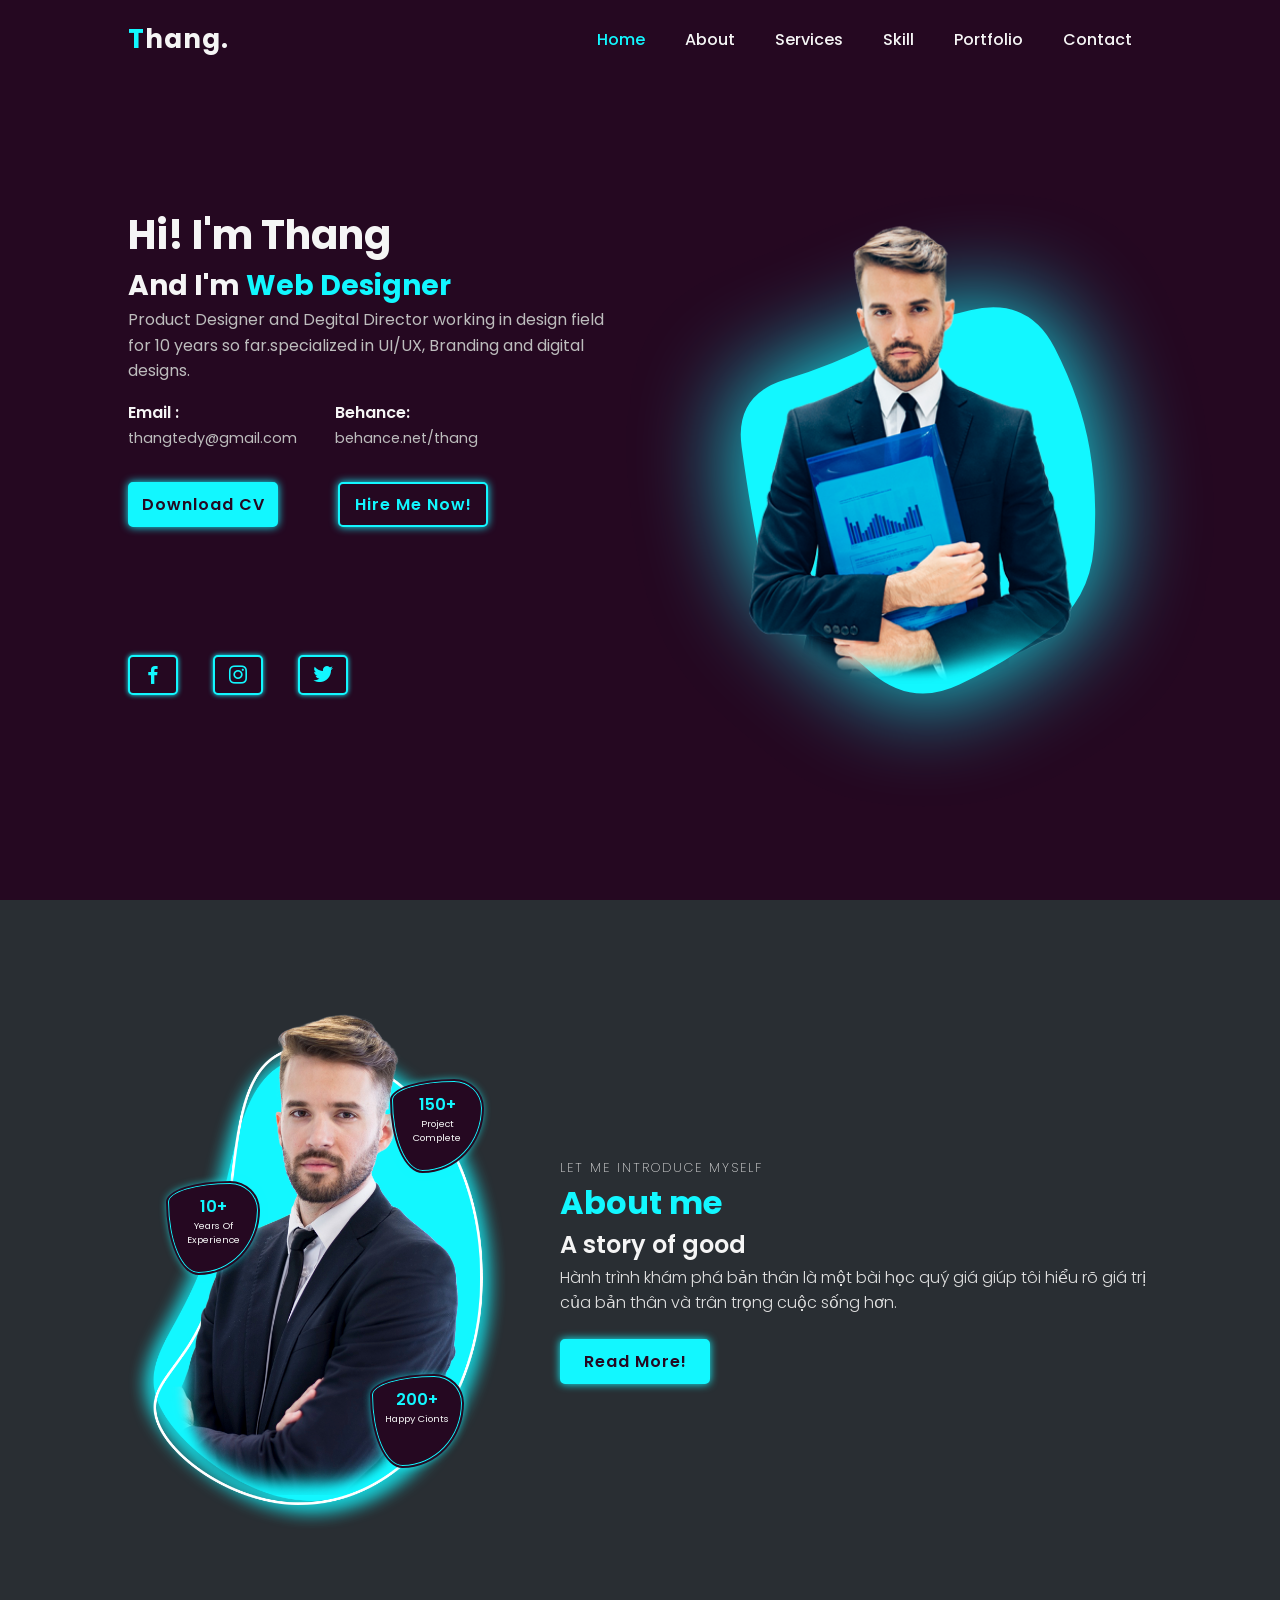
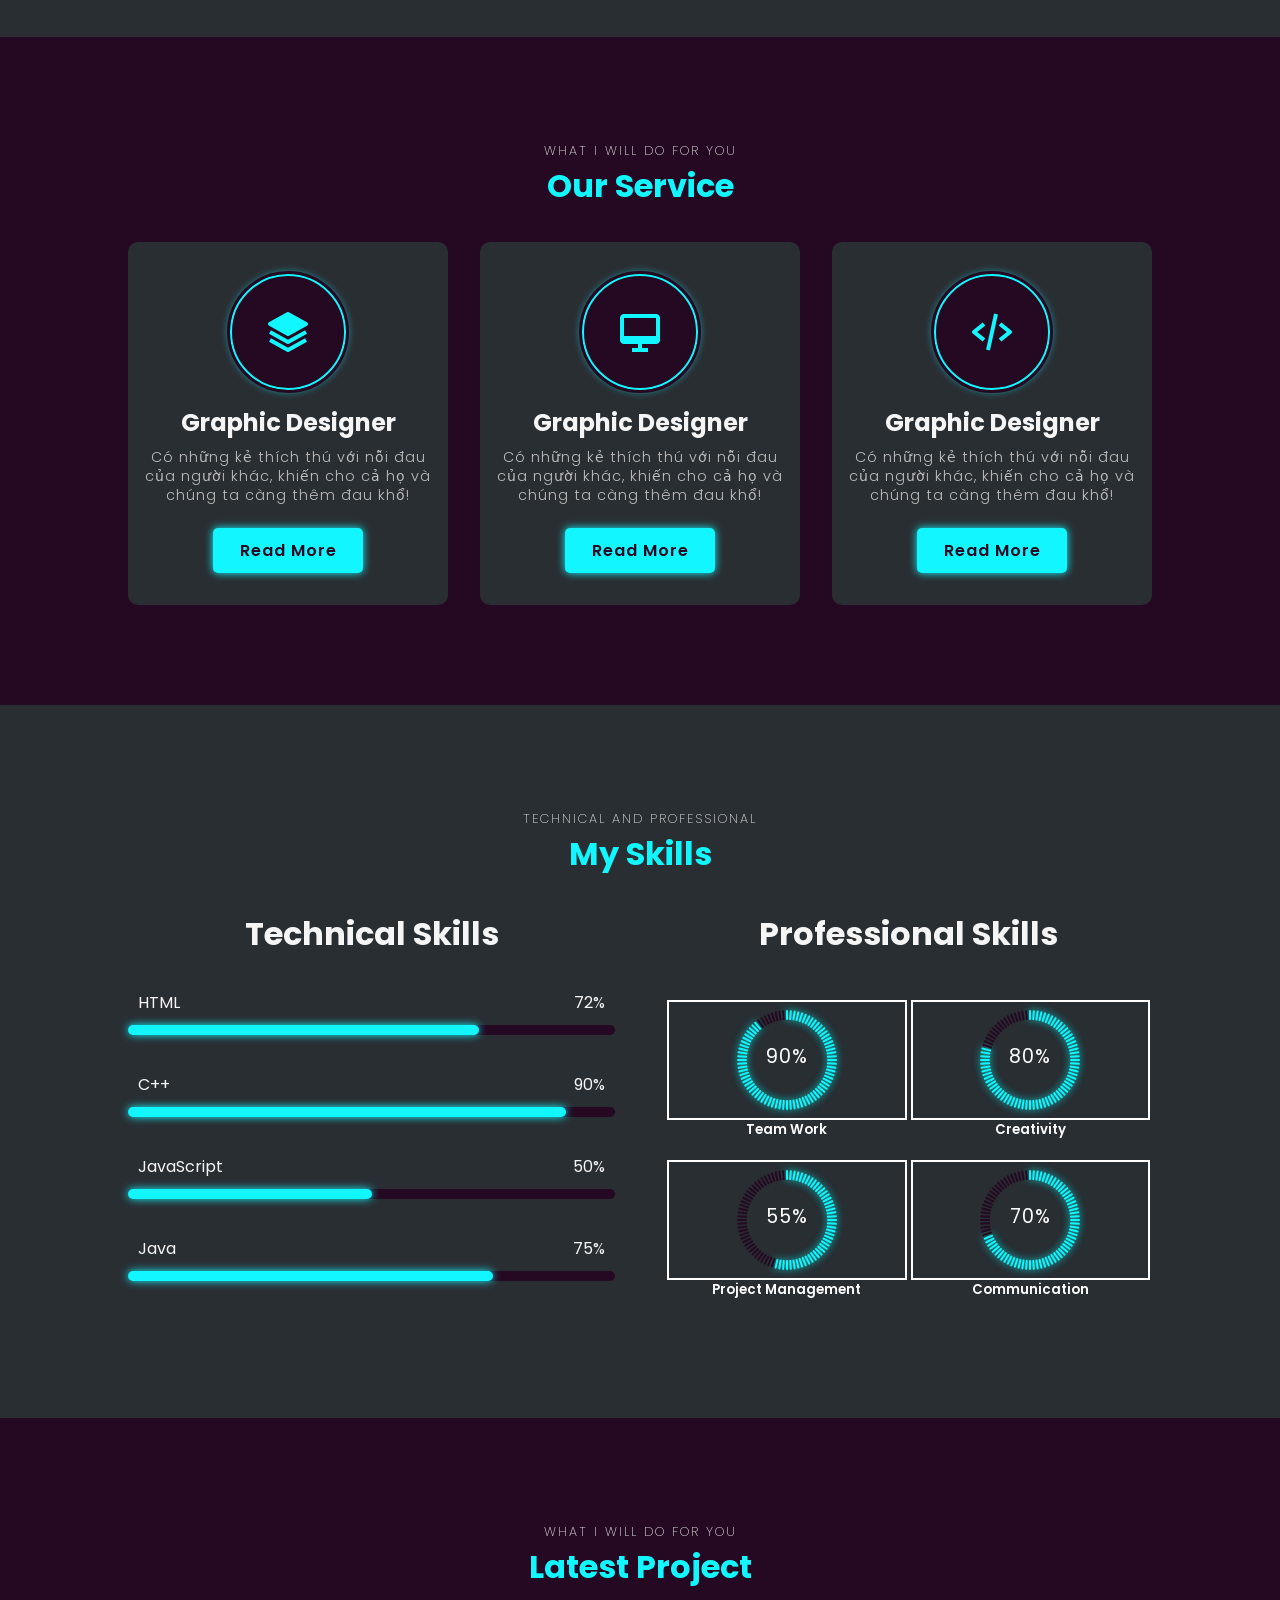
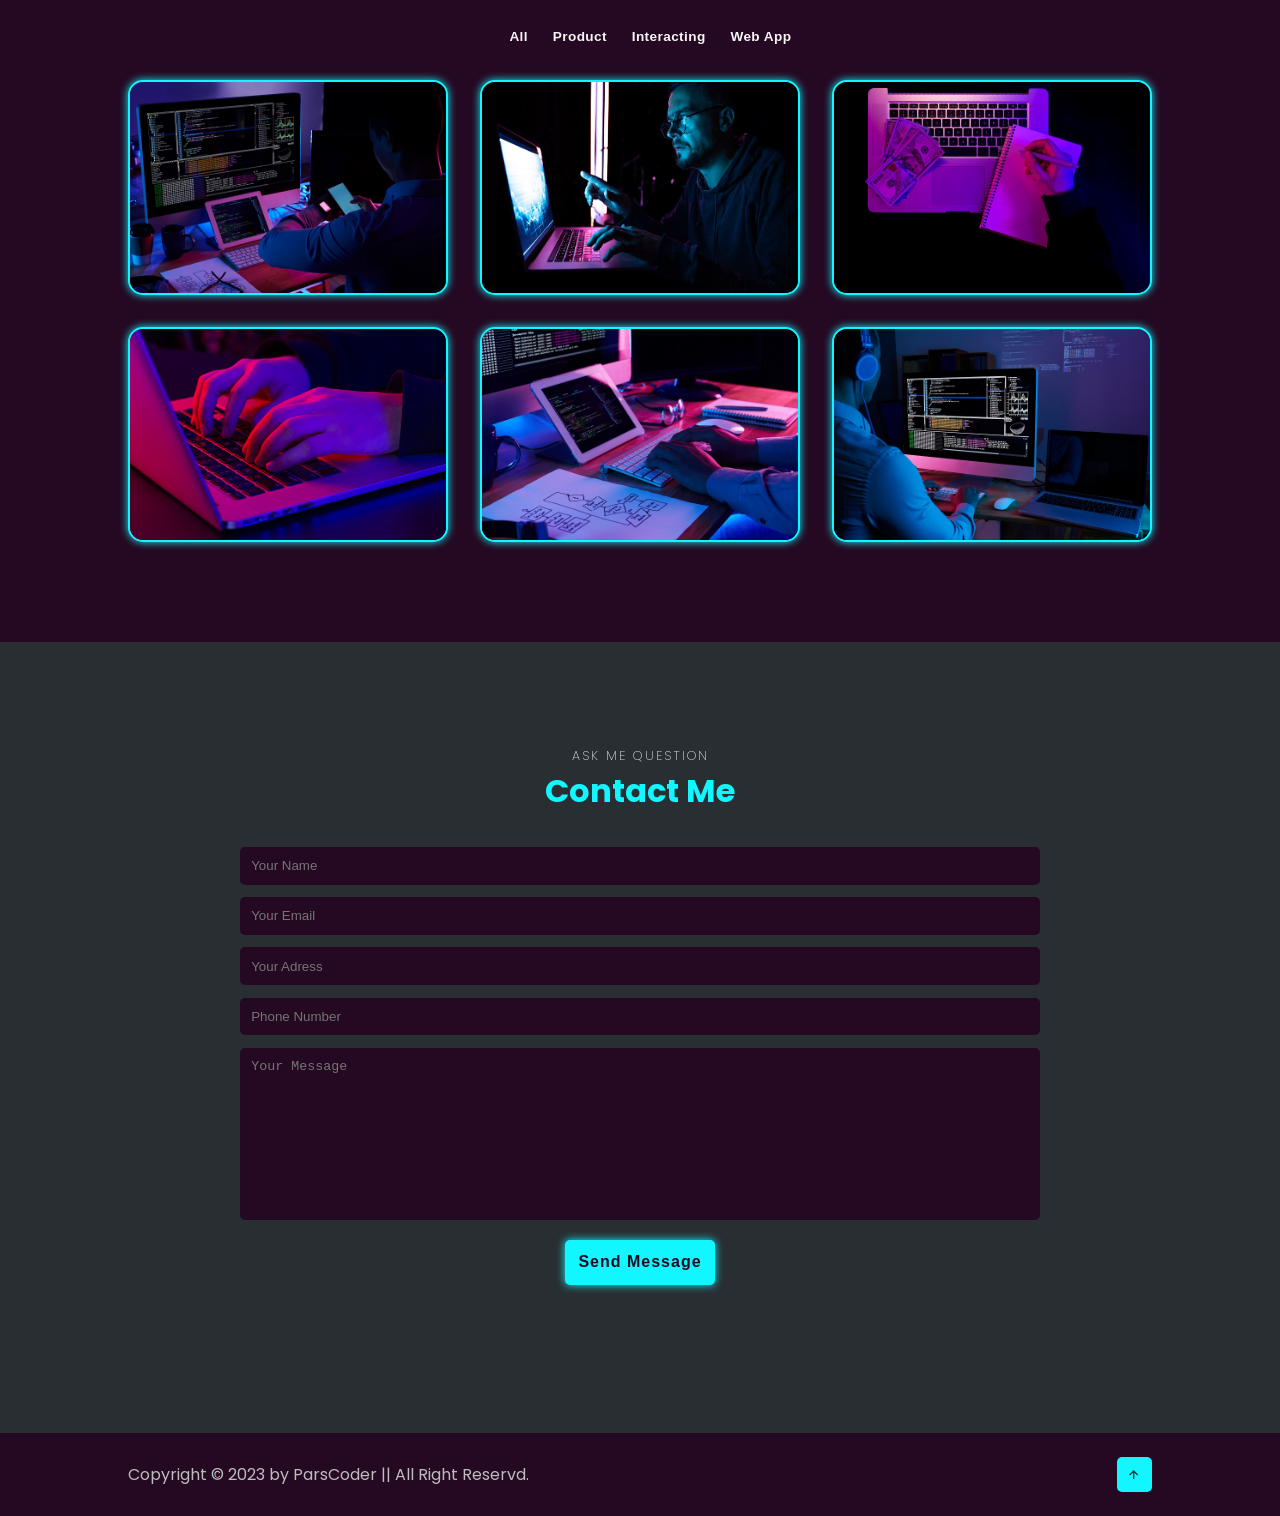
<file: index.html>
<!DOCTYPE html>
<html lang="en">
  <head>
    <meta charset="UTF-8" />
    <meta name="viewport" content="width=device-width, initial-scale=1.0" />
    <title>Persional Website</title>

    <!-- link-icon -->
    <link
      href="https://unpkg.com/boxicons@2.1.4/css/boxicons.min.css"
      rel="stylesheet"
    />
    <link rel="stylesheet" href="home.css" />
  </head>
  <body>
    <header>
      <div class="logo"><span>T</span>hang.</div>
      <ul class="navlist">
        <li><a href="#home">Home</a></li>
        <li><a href="#about">About</a></li>
        <li><a href="#services">Services</a></li>
        <li><a href="#skills">Skill</a></li>
        <li><a href="#portfolio">Portfolio</a></li>
        <li><a href="#contact">Contact</a></li>
      </ul>

      <div id="menu-icon" class="bx bx-menu"></div>
    </header>

    <section id="home" class="home">
      <div class="home-content">
        <h1>Hi! I'm Thang</h1>
        <div class="change-text">
          <h3>And I'm</h3>
          <h3>
            <span class="word">Student</span>
            <span class="word">Web&nbsp;Designer</span>
            <span class="word">Frontend&nbsp;Developer</span>
            <span class="word">UX/UI&nbsp;Developer</span>
          </h3>
        </div>

        <p>
          Product Designer and Degital Director working in design field for 10
          years so far.specialized in UI/UX, Branding and digital designs.
        </p>

        <div class="infor-box">
          <div class="email-infor">
            <h5>Email :</h5>
            <span>thangtedy@gmail.com</span>
          </div>
          <div class="behance-infor">
            <h5>Behance:</h5>
            <span>behance.net/thang</span>
          </div>
        </div>

        <div class="btn-box">
          <a href="#" class="btn">Download CV</a>
          <a href="#" class="btn">Hire Me Now!</a>
        </div>

        <div class="social-icons">
          <a href="#"><i class="bx bxl-facebook"></i></a>
          <a href="#"><i class="bx bxl-instagram"></i></a>
          <a href="#"><i class="bx bxl-twitter"></i></a>
        </div>
      </div>

      <div class="home-image">
        <div class="img-box">
          <img src="img/man3.png" alt="pic" />
        </div>

        <div class="liquid-shape">
          <svg
            viewBox="0 0 500 500"
            xmlns="http://www.w3.org/2000/svg"
            xmlns:xlink="http://www.w3.org/1999/xlink"
            width="100%"
            id="blobSvg"
          >
            <path fill="#12f7ff">
              <animate
                attributeName="d"
                dur="20000ms"
                repeatCount="indefinite"
                values="
                            M434,294Q402,338,372,373.5Q342,409,296,428Q250,447,209.5,419Q169
                            ,391,134.5,364Q100,337,99.5,293.5Q99,250,68.5,188.5Q38,127,105,121Q172
                            ,115,211,84.5Q250,54,310,48.5Q370,43,384,103.5Q398,164,432,207Q466,250,434,294Z;
    
                            M442.5,309Q455,368,404,398Q353,428,301.5,454.5Q250,481,207,440Q164,399
                            ,129.5,369.5Q95,340,81.5,295Q68,250,75,201.5Q82,153,125,130.5Q168,108,209
                            ,93Q250,78,311,58Q372,38,408,88Q444,138,437,194Q430,250,442.5,309Z;
    
                            M441.5,295.5Q407,341,376.5,378.5Q346,416,298,410Q250,404,208.5,399Q167
                            ,394,103,383Q39,372,56,311Q73,250,69.5,197Q66,144,96.5,90.5Q127,37,188.5
                            ,42Q250,47,297.5,66.5Q345,86,396,111Q447,136,461.5,193Q476,250,441.5,295.5Z;
    
                            M426,298Q417,346,385,387.5Q353,429,301.5,418Q250,407,211,396Q172,385,103.5,
                            379.5Q35,374,27,312Q19,250,65,210Q111,170,128.5,120Q146,70,198,38Q250,6,310,
                            24.5Q370,43,413.5,86.5Q457,130,446,190Q435,250,426,298Z;
    
                            M434.5,292Q396,334,375,382.5Q354,431,302,444.5Q250,458,188.5,460.5Q127
                            ,463,117,397.5Q107,332,83,291Q59,250,88.5,212Q118,174,144.5,144Q171,114
                            210.5,101.5Q250,89,309,67.5Q368,46,413.5,87.5Q459,129,466,189.5Q473,250,434.5,292Z;
    
                            M434,294Q402,338,372,373.5Q342,409,296,428Q250,447,209.5,419Q169,391
                            ,134.5,364Q100,337,99.5,293.5Q99,250,68.5,188.5Q38,127,105,121Q172,115,211
                            ,84.5Q250,54,310,48.5Q370,43,384,103.5Q398,164,432,207Q466,250,434,294Z;
                            "
              ></animate>
            </path>
          </svg>
        </div>

        <div class="liquid-shape">
          <svg
            viewBox="0 0 500 500"
            xmlns="http://www.w3.org/2000/svg"
            xmlns:xlink="http://www.w3.org/1999/xlink"
            width="100%"
            id="blobSvg"
          >
            <path fill="#12f7ff">
              <animate
                attributeName="d"
                dur="20000ms"
                repeatCount="indefinite"
                values="
                            M434,294Q402,338,372,373.5Q342,409,296,428Q250,447,209.5,419Q169
                            ,391,134.5,364Q100,337,99.5,293.5Q99,250,68.5,188.5Q38,127,105,121Q172
                            ,115,211,84.5Q250,54,310,48.5Q370,43,384,103.5Q398,164,432,207Q466,250,434,294Z;
    
                            M442.5,309Q455,368,404,398Q353,428,301.5,454.5Q250,481,207,440Q164,399
                            ,129.5,369.5Q95,340,81.5,295Q68,250,75,201.5Q82,153,125,130.5Q168,108,209
                            ,93Q250,78,311,58Q372,38,408,88Q444,138,437,194Q430,250,442.5,309Z;
    
                            M441.5,295.5Q407,341,376.5,378.5Q346,416,298,410Q250,404,208.5,399Q167
                            ,394,103,383Q39,372,56,311Q73,250,69.5,197Q66,144,96.5,90.5Q127,37,188.5
                            ,42Q250,47,297.5,66.5Q345,86,396,111Q447,136,461.5,193Q476,250,441.5,295.5Z;
    
                            M426,298Q417,346,385,387.5Q353,429,301.5,418Q250,407,211,396Q172,385,103.5,
                            379.5Q35,374,27,312Q19,250,65,210Q111,170,128.5,120Q146,70,198,38Q250,6,310,
                            24.5Q370,43,413.5,86.5Q457,130,446,190Q435,250,426,298Z;
    
                            M434.5,292Q396,334,375,382.5Q354,431,302,444.5Q250,458,188.5,460.5Q127
                            ,463,117,397.5Q107,332,83,291Q59,250,88.5,212Q118,174,144.5,144Q171,114
                            210.5,101.5Q250,89,309,67.5Q368,46,413.5,87.5Q459,129,466,189.5Q473,250,434.5,292Z;
    
                            M434,294Q402,338,372,373.5Q342,409,296,428Q250,447,209.5,419Q169,391
                            ,134.5,364Q100,337,99.5,293.5Q99,250,68.5,188.5Q38,127,105,121Q172,115,211
                            ,84.5Q250,54,310,48.5Q370,43,384,103.5Q398,164,432,207Q466,250,434,294Z;
                            "
              ></animate>
            </path>
          </svg>
        </div>
      </div>
    </section>

    <section id="about" class="about">
      <div class="img-about">
        <img src="img/about-me-pic2.png" alt="" />
        <div class="infor-about1">
          <span>10+</span>
          <p>Years Of Experience</p>
        </div>
        <div class="infor-about2">
          <span>150+</span>
          <p>Project Complete</p>
        </div>
        <div class="infor-about3">
          <span>200+</span>
          <p>Happy Cionts</p>
        </div>
      </div>

      <div class="about-content">
        <span>Let me introduce myself</span>
        <h2>About me</h2>
        <h3>A story of good</h3>
        <p>
          Hành trình khám phá bản thân là một bài học quý giá giúp tôi hiểu rõ
          giá trị của bản thân và trân trọng cuộc sống hơn.
        </p>

        <div class="btn-box">
          <a href="#" class="btn">Read More!</a>
        </div>
      </div>
    </section>

    <section id="services" class="services">
      <div class="main-text">
        <span>what i will do for you</span>
        <h2>Our Service</h2>
      </div>
      <!-- box1 -->
      <div class="section-services">
        <div class="service-box">
          <i class="bx bxs-layer service-icon"></i>
          <h3>Graphic Designer</h3>
          <p>
            Có những kẻ thích thú với nỗi đau của người khác, khiến cho cả họ và
            chúng ta càng thêm đau khổ!
          </p>
          <div class="btn-box service-btn">
            <a href="#" class="btn">Read More</a>
          </div>
        </div>
        <!-- box2 -->
        <div class="service-box">
          <i class="bx bx-desktop service-icon"></i>
          <h3>Graphic Designer</h3>
          <p>
            Có những kẻ thích thú với nỗi đau của người khác, khiến cho cả họ và
            chúng ta càng thêm đau khổ!
          </p>
          <div class="btn-box service-btn">
            <a href="#" class="btn">Read More</a>
          </div>
        </div>
        <!-- box3 -->
        <div class="service-box">
          <i class="bx bx-code-alt service-icon"></i>
          <h3>Graphic Designer</h3>
          <p>
            Có những kẻ thích thú với nỗi đau của người khác, khiến cho cả họ và
            chúng ta càng thêm đau khổ!
          </p>
          <div class="btn-box service-btn">
            <a href="#" class="btn">Read More</a>
          </div>
        </div>
      </div>
    </section>

    <section id="skills" class="skills">
      <div class="main-text">
        <span>technical and professional</span>
        <h2>My Skills</h2>
      </div>

      <div class="skill-main">
        <div class="skill-left">
          <h3>Technical Skills</h3>

          <div class="skill-bar">
            <div class="infor">
              <p>HTML</p>
              <p>72%</p>
            </div>
            <div class="bar">
              <span class="html"></span>
            </div>
          </div>

          <div class="skill-bar">
            <div class="infor">
              <p>C++</p>
              <p>90%</p>
            </div>
            <div class="bar">
              <span class="c"></span>
            </div>
          </div>

          <div class="skill-bar">
            <div class="infor">
              <p>JavaScript</p>
              <p>50%</p>
            </div>
            <div class="bar">
              <span class="javascript"></span>
            </div>
          </div>

          <div class="skill-bar">
            <div class="infor">
              <p>Java</p>
              <p>75%</p>
            </div>
            <div class="bar">
              <span class="java"></span>
            </div>
          </div>
        </div>

        <div class="skill-right">
          <h3>Professional Skills</h3>
          <div class="professional">

            <div class="box">
              <div class="circle" data-dots="80" data-percent="90"></div>
              <div class="text">
                <big>90%</big>
                <small>Team Work</small>
              </div>
            </div>

            <div class="box">
              <div class="circle" data-dots="80" data-percent="80"></div>
              <div class="text">
                <big>80%</big>
                <small>Creativity</small>
              </div>
            </div>

            <div class="box">
              <div class="circle" data-dots="80" data-percent="55"></div>
              <div class="text">
                <big>55%</big>
                <small>Project Management</small>
              </div>
            </div>

            <div class="box">
              <div class="circle" data-dots="80" data-percent="70"></div>
              <div class="text">
                <big>70%</big>
                <small>Communication</small>
              </div>
            </div>

          </div>
        </div>
      </div>
    </section>

    <section id="portfolio" class="portfolio">
      <div class="main-text">
        <span>What i will do for you</span>
        <h2>Latest Project</h2>
      </div>

      <div class="container">
        <div class="filter-buttons">
          <button class="btn" data-filter="all">All</button>
          <button class="btn" data-filter=".product">Product</button>
          <button class="btn" data-filter=".inter">Interacting</button>
          <button class="btn" data-filter=".web">Web App</button>
        </div>

        <div class="portfolio-gallery">
          <div class="port-box mix product">
            <div class="port-image">
              <img src="img/1.jpg" alt="">
            </div>
            <div class="port-content">
              <h3>Graphic Design</h3>
              <p>
                Cuộc sống như thể việc đạp một chiếc xe. Để giữ thăng bằng, bạn phải đi tiếp.
              </p>
              <a href="#"><i class='bx bx-link-external'></i></a>
            </div>
          </div>

          <div class="port-box mix product">
            <div class="port-image">
              <img src="img/2.jpg" alt="">
            </div>
            <div class="port-content">
              <h3>Graphic Design</h3>
              <p>
                Cuộc sống như thể việc đạp một chiếc xe. Để giữ thăng bằng, bạn phải đi tiếp.
              </p>
              <a href="#"><i class='bx bx-link-external'></i></a>
            </div>
          </div>

          <div class="port-box mix inter">
            <div class="port-image">
              <img src="img/3.jpg" alt="">
            </div>
            <div class="port-content">
              <h3>Graphic Design</h3>
              <p>
                Cuộc sống như thể việc đạp một chiếc xe. Để giữ thăng bằng, bạn phải đi tiếp.
              </p>
              <a href="#"><i class='bx bx-link-external'></i></a>
            </div>
          </div>

          <div class="port-box mix inter">
            <div class="port-image">
              <img src="img/4.jpg" alt="">
            </div>
            <div class="port-content">
              <h3>Graphic Design</h3>
              <p>
                Cuộc sống như thể việc đạp một chiếc xe. Để giữ thăng bằng, bạn phải đi tiếp.
              </p>
              <a href="#"><i class='bx bx-link-external'></i></a>
            </div>
          </div>

          <div class="port-box mix inter">
            <div class="port-image">
              <img src="img/5.jpg" alt="">
            </div>
            <div class="port-content">
              <h3>Graphic Design</h3>
              <p>
                Cuộc sống như thể việc đạp một chiếc xe. Để giữ thăng bằng, bạn phải đi tiếp.
              </p>
              <a href="#"><i class='bx bx-link-external'></i></a>
            </div>
          </div>

          <div class="port-box mix web">
            <div class="port-image">
              <img src="img/6.jpg" alt="">
            </div>
            <div class="port-content">
              <h3>Graphic Design</h3>
              <p>
                Cuộc sống như thể việc đạp một chiếc xe. Để giữ thăng bằng, bạn phải đi tiếp.
              </p>
              <a href="#"><i class='bx bx-link-external'></i></a>
            </div>
          </div>
        </div>
      </div>
    </section>

    <section id="contact" class="contact">
      <div class="main-text">
        <span>Ask me question</span>
        <h2>Contact Me</h2>
      </div>

      <form action="#">
        <input type="text" placeholder="Your Name">
        <input type="text" placeholder="Your Email">
        <input type="text" placeholder="Your Adress">
        <input type="number" placeholder="Phone Number">
        <textarea name="" id="" cols="30" rows="10" placeholder="Your Message"></textarea>
        <div class="btn-box formBtn">
          <button type="submit" class="btn">Send Message</button>
        </div>
      </form>
    </section>

    <footer>
      <p>Copyright &copy; 2023 by ParsCoder || All Right Reservd.</p>
      <a href="#home"><i class='bx bx-up-arrow-alt'></i></a>
    </footer>

    <script src="mixitup.min.js"></script>
    <script src="home.js"></script>
  </body>
</html>
</file>
<file: home.css>
@import url('https://fonts.googleapis.com/css2?family=Mulish:wght@200;700&family=Poppins:wght@100;200;300;400;500;600;700;800;900&display=swap');

* {
    padding: 0;
    margin: 0;
    box-sizing: border-box;
    list-style: none;
    scroll-behavior: smooth;
    text-decoration: none;
}

:root {
    --text-color:#f5f5f5;
    --hover-color:#12f7ff;
    --bg-color:#250821;
    --secon-bg-color:#292e33;
    --big-font:2.5rem;
    --normal-font:2rem;
    --neon-box-shadow:0 0 .5rem #12f7ff;
    --h2-font:3rem;
    --font-neon-text-shadow:0 0 10px rgba(18, 247, 255, 0.3),
    0 0 20px rgba(18, 247, 255, 0.3),
    0 0 30px rgba(18, 247, 255, 0.3),
    0 0 40px rgba(18, 247, 255, 0.3),
    0 0 70px rgba(18, 247, 255, 0.3),
    0 0 80px rgba(18, 247, 255, 0.3),
    0 0 100px rgba(18, 247, 255, 0.3),
    0 0 150px rgba(18, 247, 255, 0.3);
}


::-webkit-scrollbar {
    height: 0;
    width: .5rem;
}

::-webkit-scrollbar-track {
    background: var(--secon-bg-color);
}

::-webkit-scrollbar-thumb {
    background: var(--hover-color);
    border-radius: 5rem;
}



body {
    font-family: "Poppins", sans-serif;
    background-color: var(--bg-color);
    color: var(--text-color);
}

header {
    position: fixed;
    top: 0;
    left: 0;
    z-index: 1000;
    border-bottom: 1px solid transparent;
    display: flex;
    align-items: center;
    justify-content: space-between;
    width: 100%;
    padding: 20px 10%;
}

header.sticky {
    background: var(--bg-color);
    border-bottom: 1px solid var(--secon-bg-color);
    padding: 12px 10%;
}

.logo {
    font-size: 26px;
    font-weight: 700;
    letter-spacing: 1px;
}

span {
    color: var(--hover-color);
}

.navlist {
    display: flex;
}

.navlist a {
    color: var(--text-color);
    font-weight: 500;
    padding: 10px 20px;
}

.navlist a:hover {
    color: var(--hover-color);
    text-shadow: 0 0 10px rgba(18, 247, 255, 0.6),
    0 0 20px rgba(18, 247, 255, 0.6),
    0 0 30px rgba(18, 247, 255, 0.6),
    0 0 40px rgba(18, 247, 255, 0.6),
    0 0 70px rgba(18, 247, 255, 0.6),
    0 0 80px rgba(18, 247, 255, 0.6),
    0 0 100px rgba(18, 247, 255, 0.6),
    0 0 150px rgba(18, 247, 255, 0.6);
}

.navlist a.active {
    color: var(--hover-color);
}

#menu-icon {
    font-size: 1.8rem;
    z-index: 10001;
    cursor: pointer;
    margin-left: 25px;
    background: var(--hover-color);
    border-radius: 3px;
    color: var(--secon-bg-color);
    display: none;
}

section {
    padding: 100px 10%;
}

.home {
    min-height: 100vh;
    height: 100%;
    width: 100%;
    display: grid;
    grid-template-columns: repeat(2, 1fr);
    align-items: center;
    grid-gap: 4em;
}

.home-content {
    max-width: 600px;
}

.home-content h1 {
    font-size: var(--big-font);
    font-weight: 700;
}

.change-text {
    font-size: 1.5rem;
    font-weight: 600;
}

.change-text h3 {
    display: inline-flex;
    margin: 0;
    vertical-align: top;
}

.change-text h3 .word {
    position: absolute;
    display: flex;
    opacity: 0;
}

.change-text h3 .word .letter {
    transform-origin: center center 25px;
}

.change-text h3 .word .letter.out {
    transform: rotateX(90deg);
    transition: 0.32s cubic-bezier(0.6,0,0.7,0.2);
}

.change-text h3 .word .letter.in {
    transition: 0.32s ease;
}

.change-text h3 .word .letter.behind {
    transform: rotateX(-90deg);
}

.home-content p {
    color: #bdbdbd;
    line-height: 1.6;
}

.infor-box {
    display: inline-flex;
    justify-content: space-between;
    align-items: center;
    width: 350px;
    margin: 1rem 0 2rem;
}

.infor-box h5 {
    font-weight: 600;
    color: var(--text-color);
    font-size: 1rem;
}

.infor-box span {
    font-size: .9rem;
    color: #bdbdbd;
}

.btn-box {
    display: flex;
    justify-content: space-between;
    width: 360px;
    height: 45px;
}

.btn-box .btn {
    display: inline-flex;
    justify-content: center;
    align-items: center;
    width: 150px;
    height: 100%;
    background: var(--hover-color);
    color: var(--bg-color);
    font-size: 1rem;
    letter-spacing: 1px;
    font-weight: 600;
    transition: .6s;
    box-shadow: var(--neon-box-shadow);
    border-radius: 5px;
    position: relative;
    overflow: hidden;
    z-index: 1;
    border: 2px solid var(--hover-color);
}

.btn:hover {
    color: var(--hover-color)
}

.btn::before {
    content: "";
    position: absolute;
    top: 0;
    left: 0;
    background: var(--bg-color);
    width: 0;
    height: 100%;
    z-index: -1;
    transition: .4s;
}

.btn:hover::before {
     width: 100%;
}

.btn:nth-child(2) {
    background-color: var(--bg-color);
    color: var(--hover-color);
}

.btn:nth-child(2):hover {
    color: var(--bg-color);
}

.btn:nth-child(2)::before {
    background: var(--hover-color)
}

.social-icons {
    margin-top: 8rem;
    display: flex;
    justify-content: space-between;
    width: 220px;
    height: 40px;
}

.social-icons a {
    display: inline-flex;
    width: 50px;
    height: 100%;
    justify-content: center;
    align-items: center;
    background: var(--bg-color);
    color: var(--hover-color);
    border: 2px solid #12f7ff;
    transition: .6s;
    box-shadow: 0 0 .3rem #12f7ff;
    border-radius: 5px;
    position: relative;
    z-index: 1;
    overflow: hidden;
}

.social-icons a i {
    font-size: 1.5rem;
}

.social-icons a:hover {
    color: var(--bg-color);
}

.social-icons a::before {
    content: "";
    position: absolute;
    top: 0;
    left: 0;
    width: 0;
    height: 100%;
    background: var(--hover-color);
    transition: .6s;
    z-index: -1;
}

.social-icons a:hover::before {
    width: 100%;
}

.home-image {
    position: relative;
}

.img-box {
    text-align: center;
}

.img-box img {
    width: 100%;
    max-width: 350px;
    height: auto;
}

.liquid-shape {
    position: absolute;
    width: 100%;
    height: 100%;
    z-index: -1;
    top: 10%;
}

.liquid-shape:nth-child(2) {
    filter: blur(50px);
}

/* About Section css----------------------------------------------- */

.about {
    display: flex;
    justify-content: center;
    align-items: center;
    grid-gap: 2em;
    background: var(--secon-bg-color);
}

.about .img-about {
    text-align: center;
    position: relative;
}

.about .img-about img {
    max-width: 400px;
    height: auto;
}

.about .img-about span {
    color: var(--hover-color);
    font-size: 1rem;
    font-weight: 600;
}

.about .img-about p {
    font-size: .6rem;
}

.about-content span {
    color: #dfdfdf;
    font-size: .8rem;
    font-weight: 200;
    letter-spacing: 2px;
    text-transform: uppercase;
}   

.about-content h2 {
    color: var(--hover-color);
    font-weight: 700;
    font-size: var(--normal-font);
}

.about-content h3 {
    font-weight: 600;
    font-size: 1.5rem;
    margin-bottom: .2rem;
}

.about-content p {
    color: #dfdfdf;
    font-weight: 300;
    margin-bottom: 1.5rem;
}

.infor-about1,
.infor-about2,
.infor-about3 {
    background: var(--bg-color);
    font-size: .5rem;
    position: absolute;
    padding: 10px;
    width: 90px;
    height: 90px;
    border-radius: 69% 31% 66% 34% / 21% 30% 70% 79%;
    display: block;
    box-shadow: var(--neon-box-shadow);
    border: 1px solid var(--hover-color);
    outline: 2px solid var(--bg-color);
    z-index: 100;
    animation: morph 6s linear infinite;
}

.infor-about1 {
    left: 10%;
    top: 34%;
}

.infor-about2 {
    left: 66%;
    top: 15%;
}

.infor-about3 {
    left: 61%;
    top: 70%;
}

/* Service section css ------------------------------------------------- */
.main-text {
    width: 100%;
    text-align: center;
    margin-bottom: 2rem;
    color: var(--hover-color);
}

.main-text h2 {
    font-weight: 700;
    font-size: var(--normal-font);
}

.main-text span {
    color: #dfdfdf;
    font-size: .8rem;
    font-weight: 200;
    letter-spacing: 2px;
    text-transform: uppercase;
}

.section-services {
    display: flex;
    justify-content: center;
    align-items: center;
    flex-wrap: wrap;
    grid-gap: 2rem;
}

.section-services .service-box {
    flex: 1 1 18rem;
    padding: 2rem 1rem 2rem;
    text-align: center;
    background: var(--secon-bg-color);
    transition: transform .4s;
    border-radius: 10px;
}

.service-box:hover {
    transform: translateY(-.7rem);
}

.service-btn {
    width: auto;
    justify-content: center;
}

.service-icon {
    border: 2px solid var(--hover-color);
    padding: 2rem;
    background: var(--bg-color);
    font-size: 3rem;
    border-radius: 50%;
    position: relative;
    color: var(--hover-color);
    box-shadow: var(--neon-box-shadow);
    outline: 3px solid var(--bg-color);
}

.service-box h3 {
    margin-block: 15px 5px;
    font-size: 1.5rem;
}

.service-box p {
    margin: .5rem 0 1.5rem 0;
    font-weight: 300;
    font-size: .9rem;
    letter-spacing: 1px;
    color: #bdbdbd;
    line-height: 1.3; 
}

/* Skill section css ------------------------------------------------------ */
.skills {
    background: var(--secon-bg-color);
}

.skill-main {
    width: 100%;
    display: grid;
    grid-template-columns: repeat(2, 1fr);
    grid-row-gap: 30px;
    grid-column-gap: 50px;
}

/* skill left */

.skill-bar {
    margin-bottom: 2.3rem;
}

.skill-main h3 {
    margin-bottom: 2rem;
    font-size: var(--normal-font);
    text-align: center;
}

.skill-left .skill-bar .infor {
    display: flex;
    justify-content: space-between;
    align-items: center;
    padding: 0 10px;
}

.skill-left .skill-bar .bar {
    width: 100%;
    height: 10px;
    background-color: var(--bg-color);
    border-radius: 25px;
    margin-top: 10px;
    position: relative;
}

.skill-bar .bar span {
    width: 50%;
    height: 100%;
    position: absolute;
    left: 0;
    background: var(--hover-color);
    border-radius: 25px;
    box-shadow: var(--neon-box-shadow);
}

.skill-bar .bar .html {
    width: 72%;
    animation: html 2s;
}

.skill-bar .bar .c {
    width: 90%;
    animation: c 3s;
}

.skill-bar .bar .javascript {
    width: 50%;
    animation: javascript 4s;
}

.skill-bar .bar .java {
    width: 75%;
    animation: java 5s;
}

/* skill right */
.professional {
    display: grid;
    grid-template-columns: 1fr 1fr;
}

.box {
    position: relative;
    margin: 10px 2px;
    flex: 1 1 15rem;
}

.box .text {
    text-align: center;
    color: #fff;
    font-size: 1rem;
}

.box .text big {
    font: 400;
    letter-spacing: 1px;
    position: absolute;
    top: 40%;
    left: 50%;
    transform: translate(-50%, -50%);
}

.box .text small {
    display: block;
    font-weight: 600;
}

.circle {
    width: 100%;
    height: 120px;
    display: flex;
    justify-content: center;
    align-items: center;
    border: 2px solid #fff;
}

.circle .points {
    width: 2px;
    height: 10px;
    background-color: var(--bg-color);
    position: absolute;
    border-radius: 3px;
    transform: rotate(calc(var(--i)*var(--rot))) translateY(-45px);
}

.points.marked {
    animation: glow 0.04s linear forwards;
    animation-delay: calc(var(--i)*0.05s);
}


/* Portfolio section css --------------------------------------------------------------------------- */
.filter-buttons {
    margin: 2rem;
    text-align: center;
}

.filter-buttons .btn {
    background: none;
    outline: none;
    border: none;
    cursor: pointer;
    font-size: .85rem;
    font-weight: 600;
    letter-spacing: .4px;
    margin-left: 1.3rem;
    color: var(--text-color);
}

.filter-buttons .btn:hover {
    color: var(--hover-color);
}

.portfolio-gallery {
    display: grid;
    grid-template-columns: repeat(auto-fill, minmax(270px, 1fr));
    gap: 2rem;
}

.port-box {
    border-radius: 15px;
    overflow: hidden;
    background: #292e33;
    display: flex;
    grid-template-rows: 1fr auto;
    align-items: center;
    border: 2px solid var(--hover-color);
    box-shadow: var(--neon-box-shadow);
    position: relative;
}

.port-image {
    display: flex;
    align-items: center;
    justify-content: center;
    height: 100%;
    width: 100%;
}

.port-image img {
    width: 100%;
    height: 100%;
    opacity: .5s;
    transition: .5s;
}

.port-content {
    position: absolute;
    bottom: 0;
    left: 0;
    width: 100%;
    height: 100%;
    opacity: 0;
    background: linear-gradient(rgba(0, 0, 0, 0.2), #12f7ff);
    display: flex;
    align-items: center;
    justify-content: center;
    flex-direction: column;
    text-align: center;
    transition: .5s;
    padding: 0 2rem;
}

.port-box:hover .port-content {
    opacity: 1;
}

.port-box:hover .port-image img {
    transform: scale(1.1);
}

.port-content h3 {
    font-size: 1.5rem;
    font-weight: 600;
}

.port-content p {
    font-size: .8rem;
    margin: 5px 0 15px 0;
}

.port-content a {
    background: #fff;
    border-radius: 50%;
    display: inline-flex;
    justify-content: center;
    align-items: center;
    width: 50px;
    height: 50px;
    border: 1px solid var(--hover-color);
    outline: 2px solid #fff;
}

.port-content a i {
    font-size: 1.3rem;
    color: var(--secon-bg-color);
}


/* Contact section css --------------------------------------------------------------------------- */
.contact {
    background: var(--secon-bg-color);
    width: 100%;
}

.contact form {
    text-align: center;
    max-width: 50rem;
    margin: 1rem auto;
    margin-bottom: 3rem;
}

.contact form input,
.contact form textarea {
    width: 100%;
    color: var(--text-color);
    background: var(--bg-color);
    margin-bottom: .8rem;
    border: none;
    outline: none;
    border-radius: 5px;
    padding: .7rem;
}

.contact form textarea {
    resize: none;
}

.contact .formBtn {
    display: flex;
    justify-content: center;
    align-items: center;
    width: 100%;
}

.contact .formBtn .btn {
    cursor: pointer;
    font-size: 1rem;
}

/* Contact section css --------------------------------------------------------------------------- */
footer {
    padding: 1.5rem 10%;
    display: flex;
    align-items: center;
    justify-content: space-between;
}

footer p {
    color: #bdbdbd;
}

footer a {
    display: inline-flex;
    justify-content: center;
    color: var(--text-color);
    background: var(--hover-color);
    padding: .6rem;
    border-radius: 5px;
}

footer a i {
    font-size: 1rem;
    color: var(--secon-bg-color);
}


























































/* keyframes --------------------------------------------------------------------------------------- */

@keyframes morph {
    0%,
    100% {
        border-radius: 40% 60% 70% 30% / 40% 40% 60% 50%;       
    }

    30%{
        border-radius: 70% 30% 50% 50% / 30% 30% 70% 70%;
    }

    60% {
        border-radius: 100% 60% 60% 100% / 100% 100% 60% 60%;
    }

    80% {
        border-radius: 69% 31% 66% 34% / 21% 30% 70% 79%;   
    }
}

@keyframes html {
    0% {
        width: 0%;
    }
    100% {
        width: 72%;
    }
}

@keyframes c {
    0% {
        width: 0%;
    }
    100% {
        width: 90%;
    }
}

@keyframes javascript {
    0% {
        width: 0%;
    }
    100% {
        width: 50%;
    }
}

@keyframes java {
    0% {
        width: 0%;
    }
    100% {
        width: 75%;
    }
}

@keyframes glow {
    0% {
        background: var(--bg-color);
        box-shadow: none;
    }
    100% {
        background: var(--hover-color);
        box-shadow: var(--neon-box-shadow);

    }
}







/* Break Points */
@media(max-width:991px) {
    header,
    header.sticky {
        padding: 15px 5%;
    }
    footer {
        padding: 15px 5%;
    }
    section {
        padding: 50px 5%;
    }
    .navlist a {
        padding: 8px 15px;
    }

    :root {
        --big-font:2.5rem;
        --normal-font:2rem;
        --neon-box-shadow:0 0 .5rem #12f7ff;
        --h2-font:3rem;
    }
    .home-content {
        margin-top: 5rem;
    }
    .social-icons {
        margin-top: 2rem;
    }
}

@media(max-width:768px) {
    #menu-icon{
        display: block;
        transition: all .4s ease;
    }
    #menu-icon.bx-x{
        transform: rotate(-180deg);
    }
    .navlist {
        display: flex;
        position: absolute;
        top: -1000px;
        right: 0;
        left: 0;
        flex-direction: column;
        background: var(--bg-color);
        text-align: left;
        padding: 0 5%;
        transition: all .45s ease;
    }
    .navlist a {
        display: block;
        padding-bottom: 2rem;
        font-size: 1rem;
    }
    .navlist.open {
        top: 100%;
    }
    .home {
        grid-template-columns: 1fr;
    }
    .home-image {
        margin-bottom: 5rem;
    }
    .liquid-shape {
        width: 80%;
        left: 10%;
        top:13%;
    }

    .about {
        flex-direction: column-reverse;
    }

    .skill-main {
        grid-template-columns: 1fr;
    }

    .filter-buttons {
        margin: 2.5rem 0;
    }

    footer {
        font-size: .8rem;
    }
}

@media(max-width:420px) {
    html {
        font-size: 80%;
    }
    footer {
        font-size: .6rem;
    }
    .filter-buttons .btn {
        font-size: .8rem;
    }
    .img-about img {
        max-width: 100%;
        height: auto;
        width: 300px;
    }
    .infor-about1,.infor-about2,.infor-about3 {
        display: none;
    }
    .img-about {
        font-size: 1rem;
    }
}
</file>
